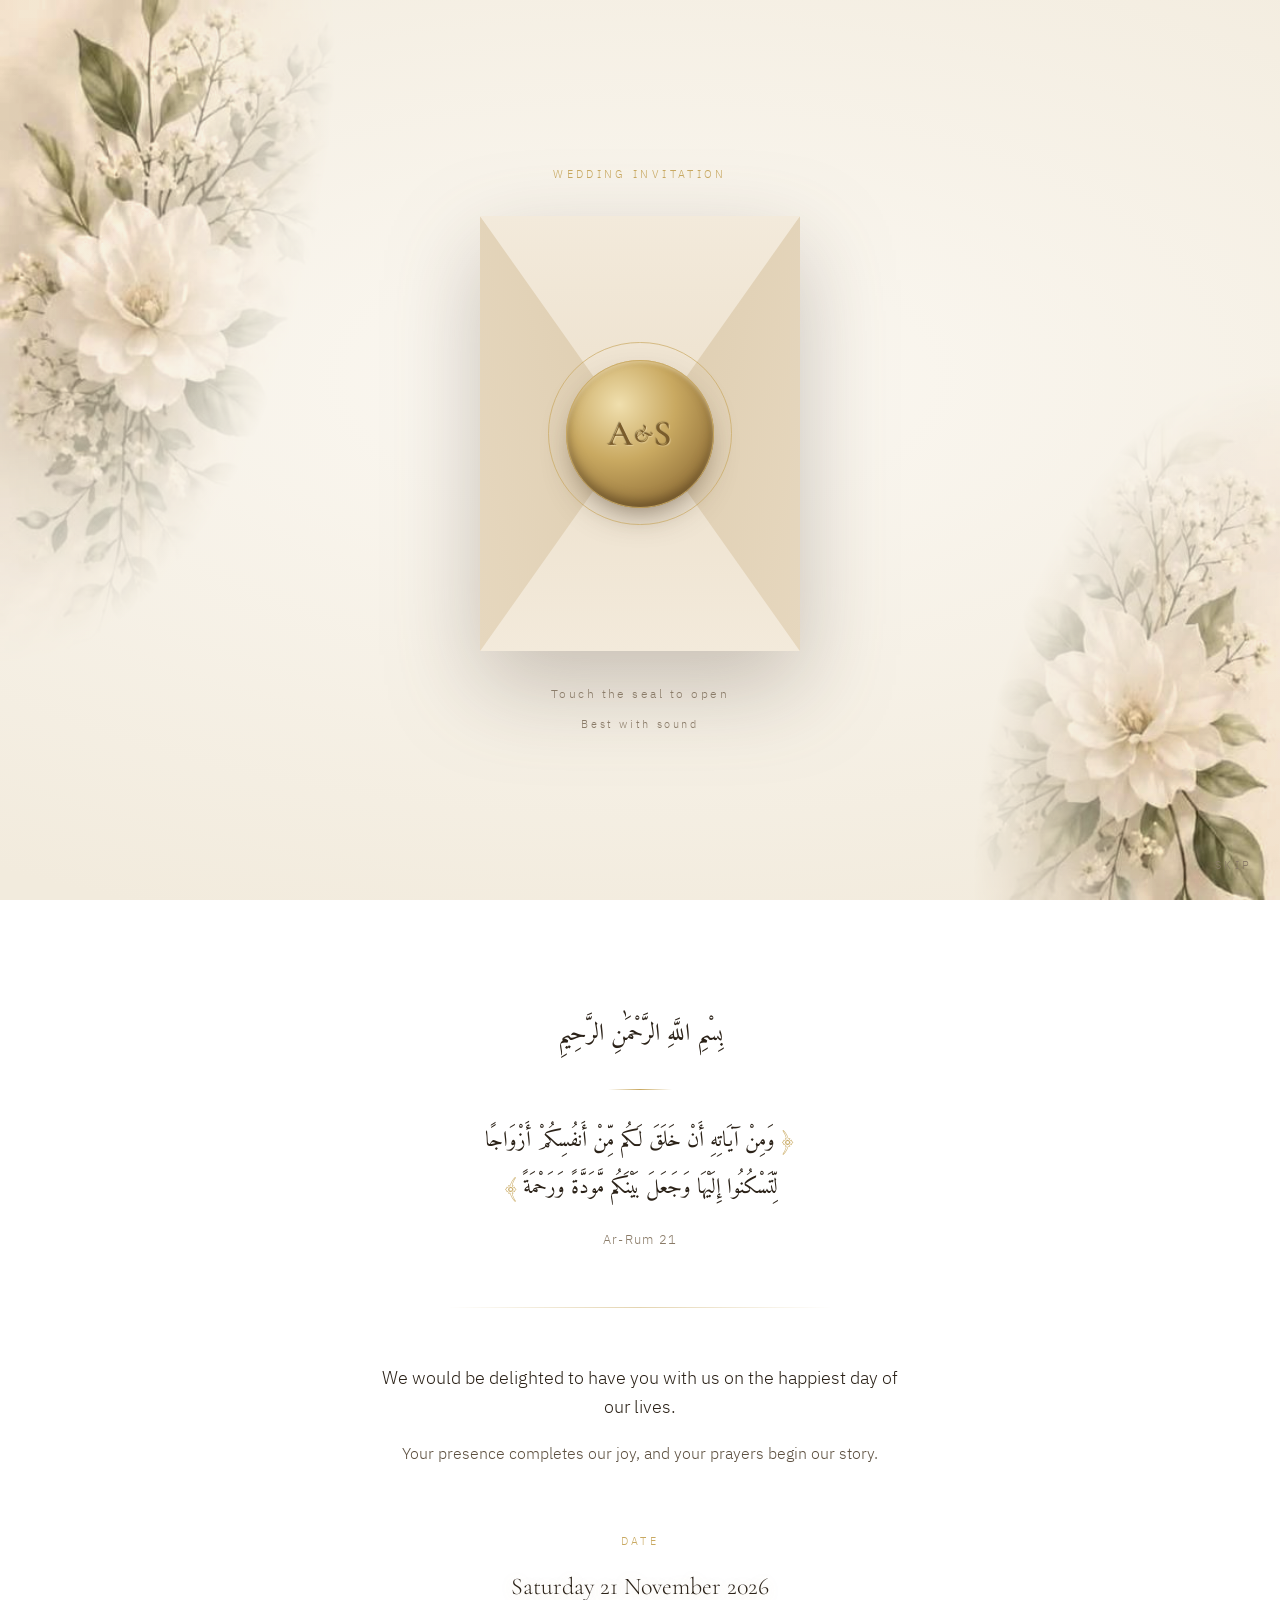
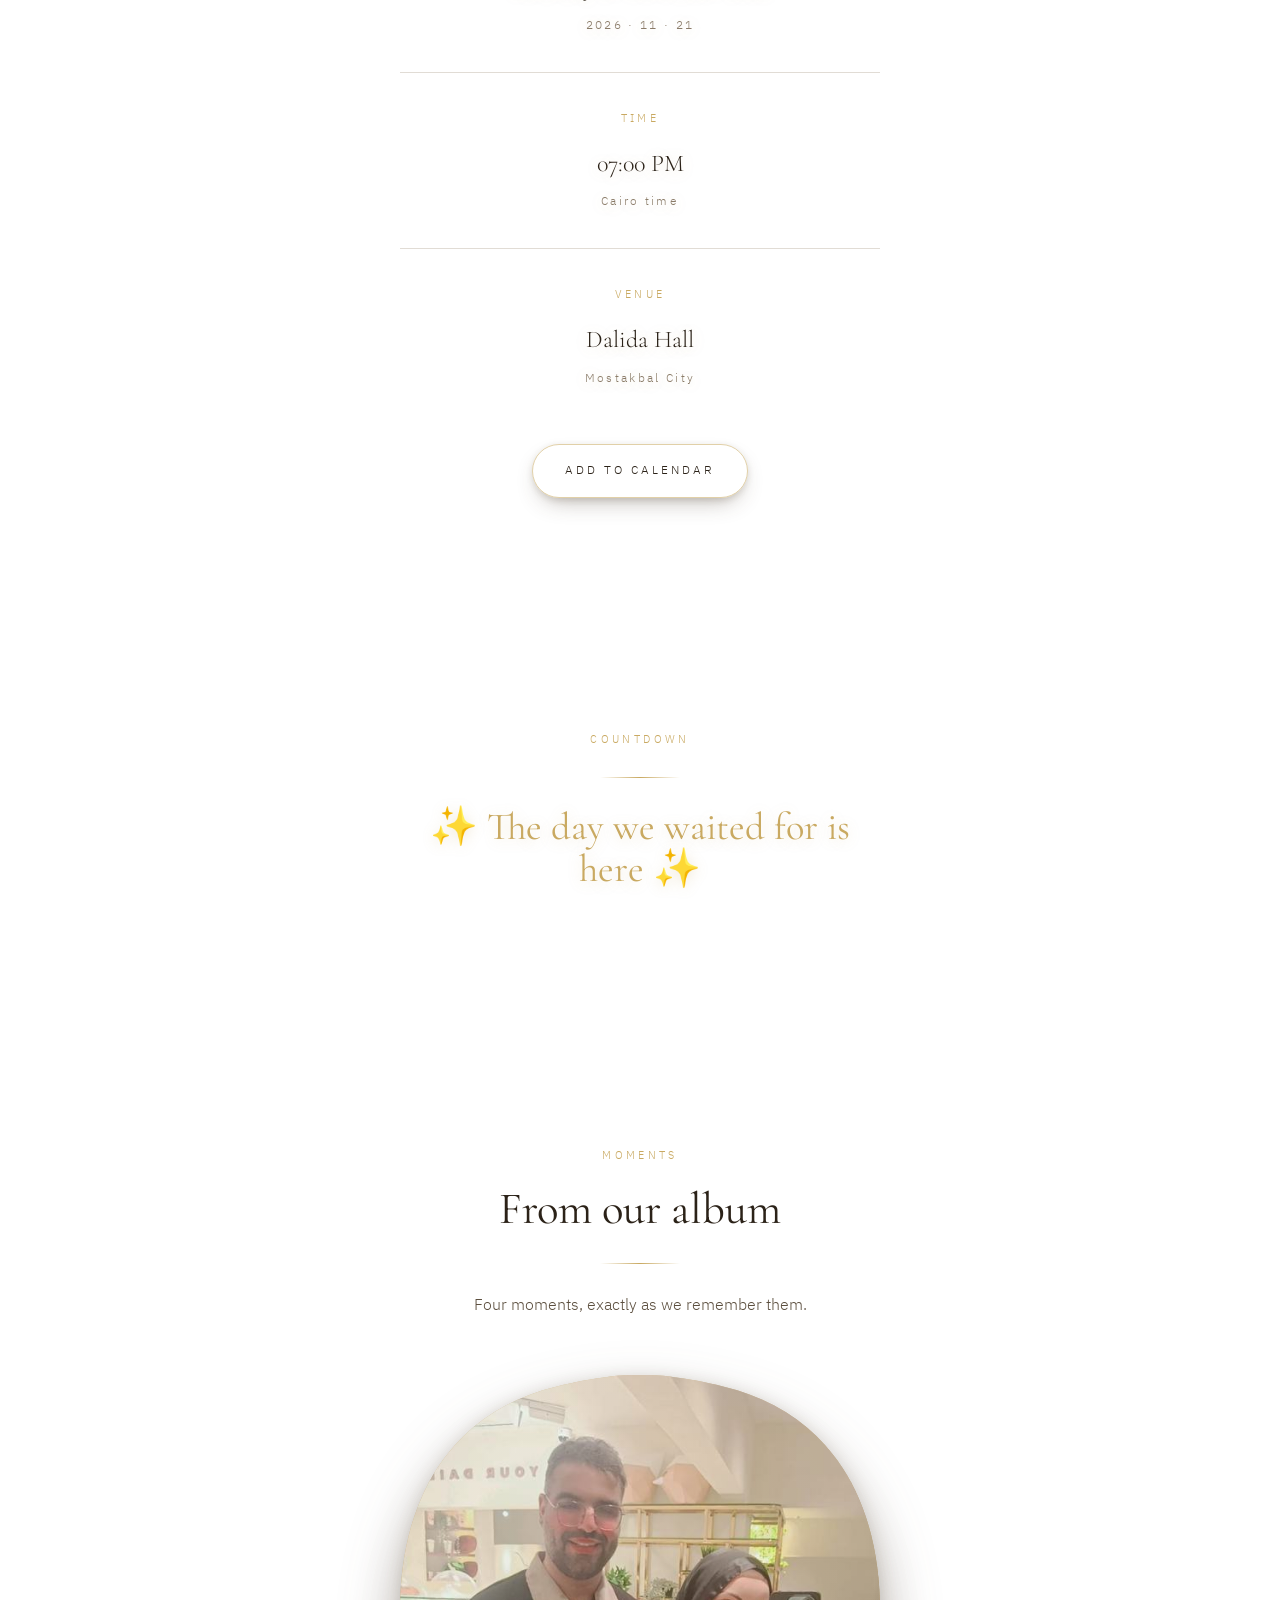
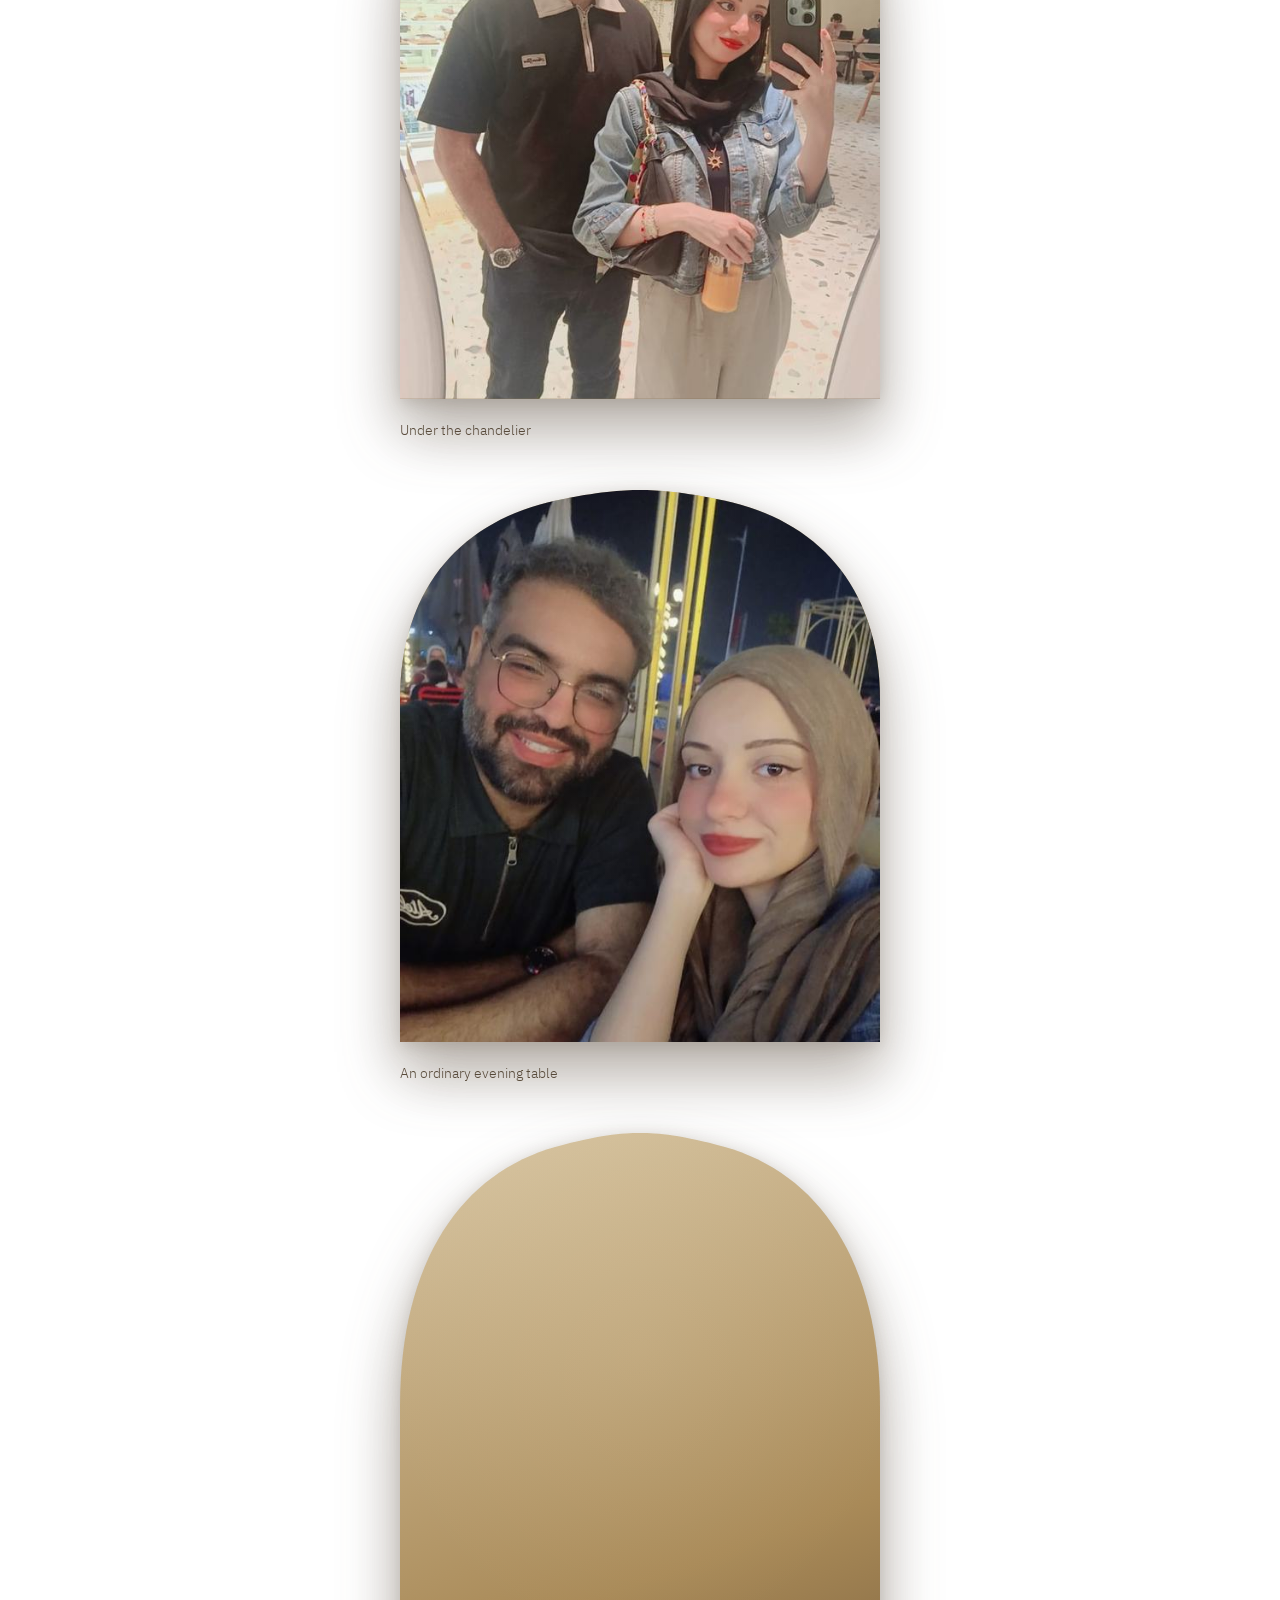
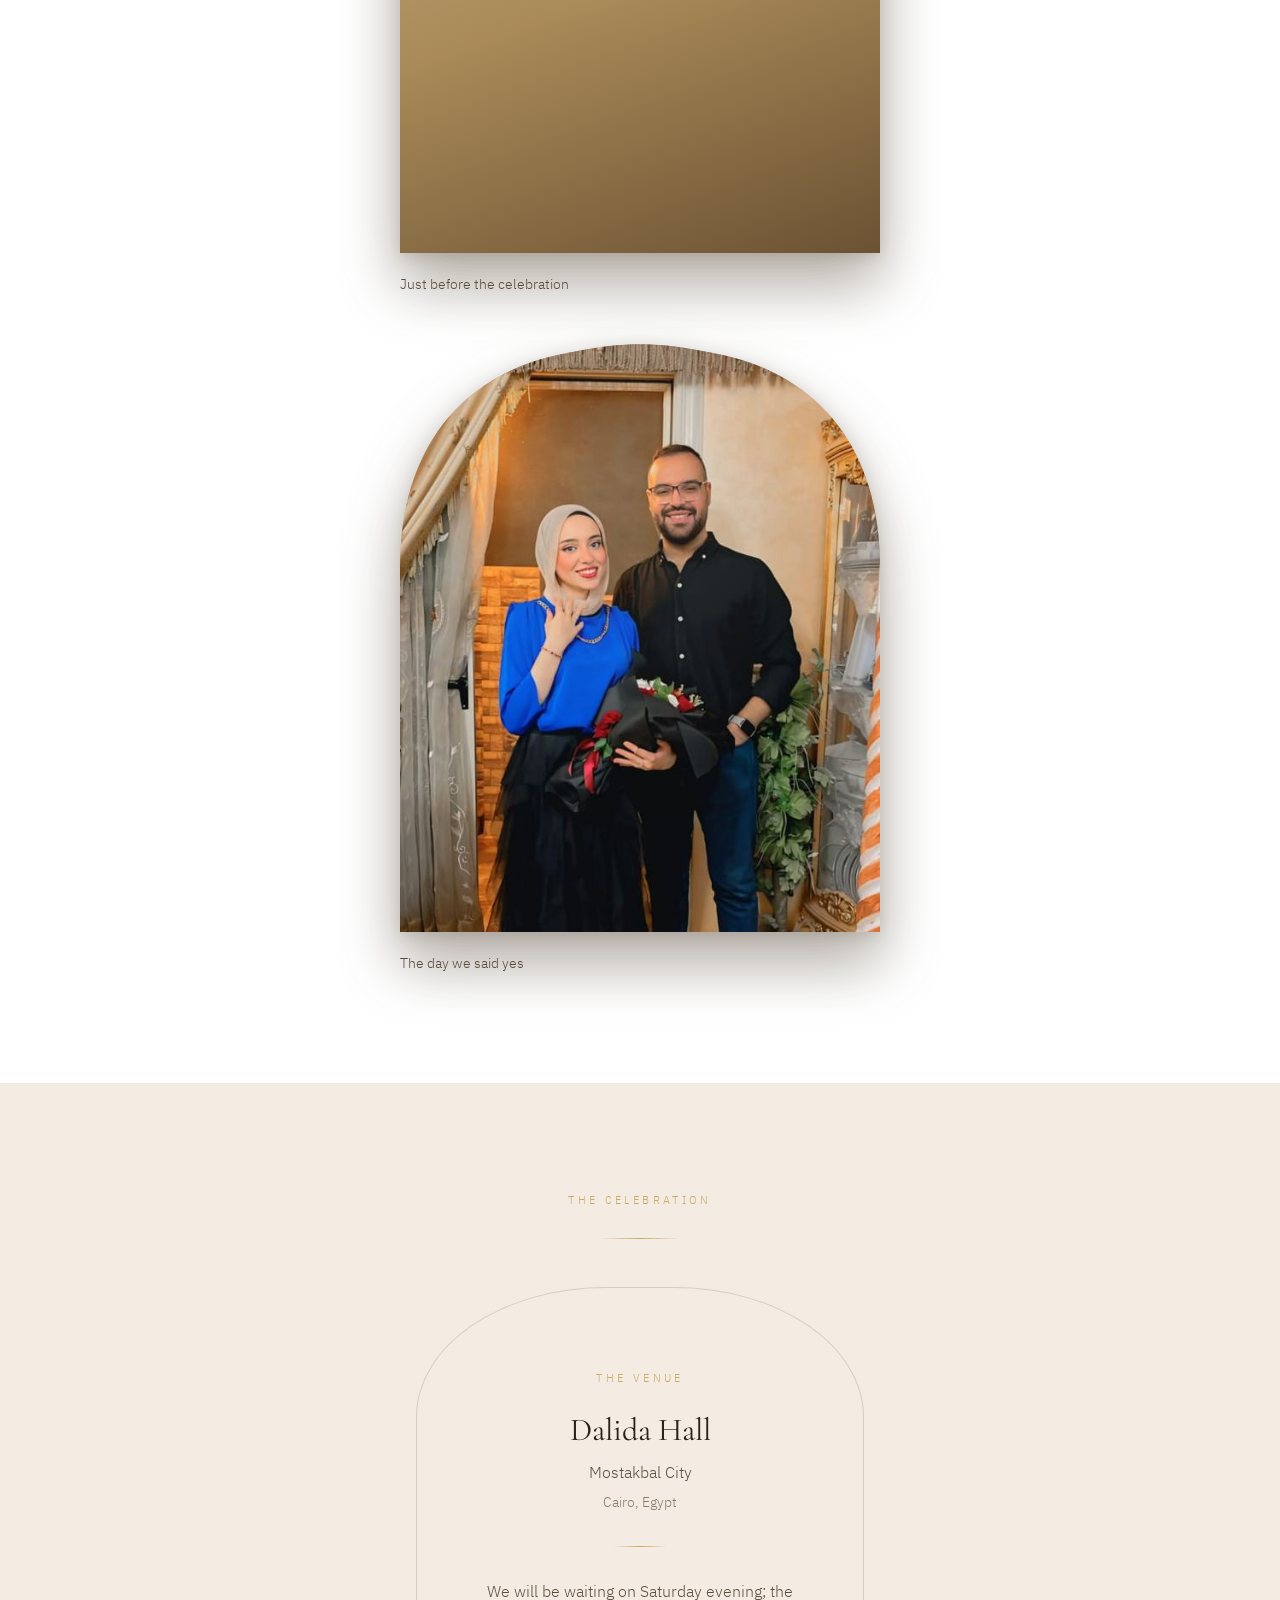
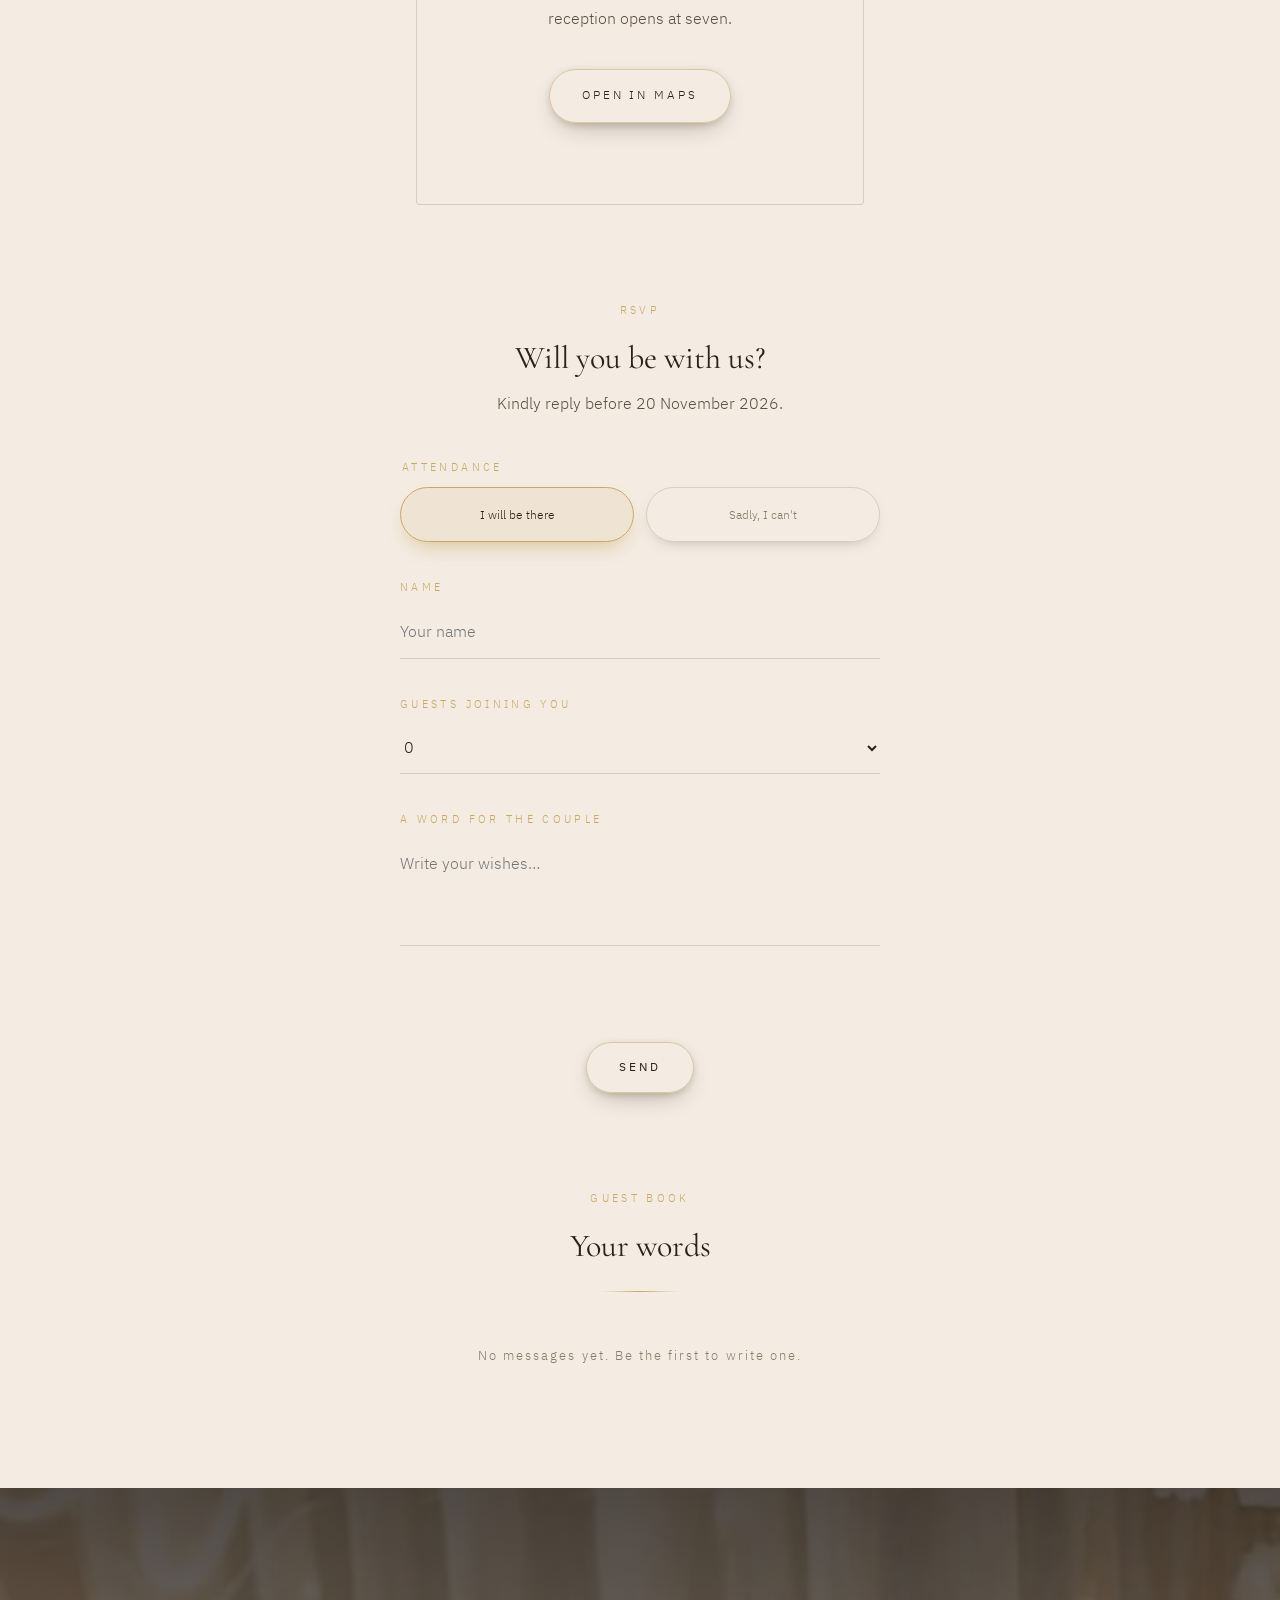
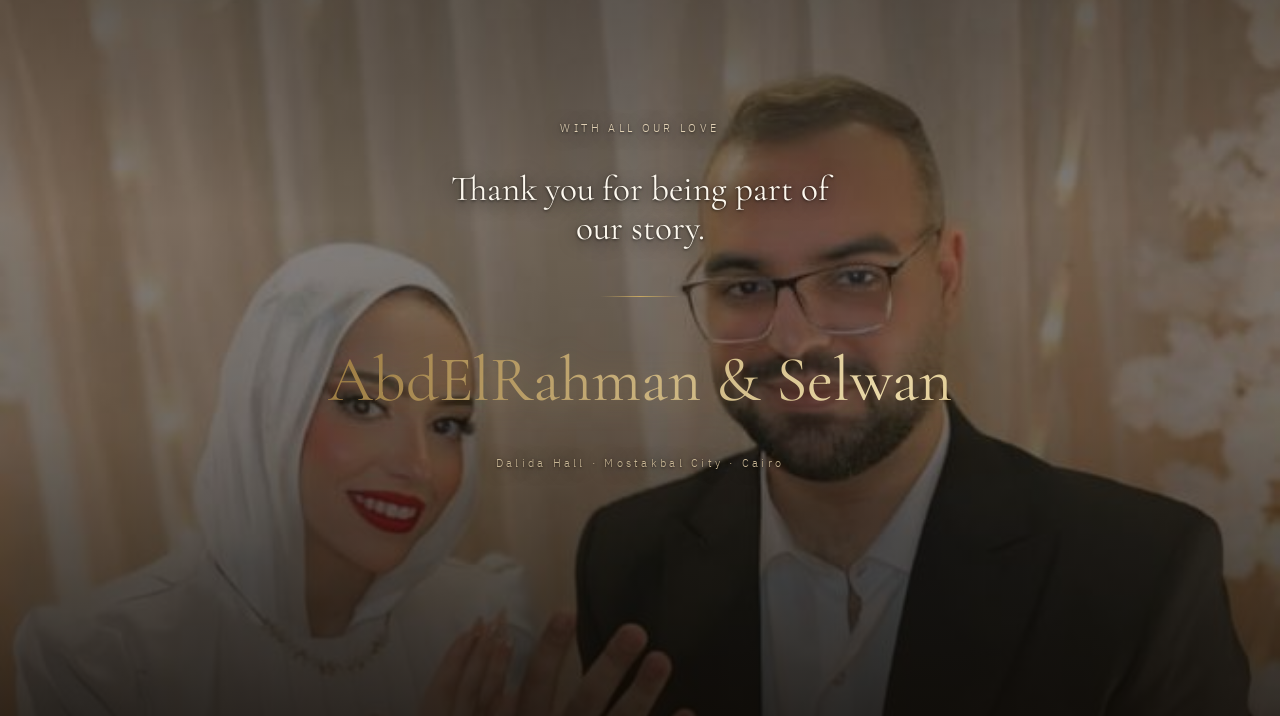
<file: files (4)/wedding-site/index.html>
<!DOCTYPE html>
<html lang="en" dir="ltr">
<head>
<meta charset="utf-8">
<meta name="color-scheme" content="light">
<meta name="viewport" content="width=device-width, initial-scale=1, viewport-fit=cover">
<title>AbdElRahman &amp; Selwan 21 Nov 26</title>
<link rel="icon" type="image/png" sizes="192x192" href="assets/icons/favicon-192.png">
<link rel="apple-touch-icon" href="assets/icons/apple-touch-icon.png">
<meta property="og:title" content="AbdElRahman &amp; Selwan 21 Nov 26">
<link rel="preconnect" href="https://fonts.googleapis.com">
<link href="https://fonts.googleapis.com/css2?family=Cormorant+Garamond:ital,wght@0,400;0,500;1,400&family=Amiri:wght@400;700&family=IBM+Plex+Sans+Arabic:wght@300;400&display=swap" rel="stylesheet">
<link rel="stylesheet" href="css/style.css">
</head>
<body>
<svg aria-hidden="true" focusable="false" width="0" height="0" style="position:absolute"><defs><clipPath id="arch-clip" clipPathUnits="objectBoundingBox"><path d="M0,1 L0,0.38 C0,0.176 0.13,0.055 0.325,0.019 C0.412,0.003 0.463,0 0.5,0 C0.537,0 0.588,0.003 0.675,0.019 C0.87,0.055 1,0.176 1,0.38 L1,1 Z"/></clipPath></defs></svg>

<div id="overture" role="dialog" aria-modal="true" aria-label="Wedding invitation">
  <i class="ovfl tl"></i><i class="ovfl br"></i>
  <p class="eyebrow">Wedding invitation</p>
  <div class="env" id="env">
    <div class="body">
      <p class="display" style="font-size:clamp(1.5rem,6.5vw,2.2rem)">AbdElRahman</p>
      <p class="display" style="color:#C9A961">&amp;</p>
      <p class="display" style="font-size:clamp(1.5rem,6.5vw,2.2rem)">Selwan</p>
      <span class="rule" style="width:4rem;margin:1.25rem auto .75rem"></span>
      <p style="font-size:.78rem;letter-spacing:.3em;color:#8a7b68">21 · 11 · 2026</p>
    </div>
    <div class="flap l"></div><div class="flap r"></div><div class="flap b"></div><div class="flap top"></div>
    <div class="sealwrap"><button class="seal" id="seal" type="button" aria-label="Touch the seal to open">A<em>&amp;</em>S</button></div>
  </div>
  <p class="hint">Touch the seal to open</p>
  <p class="hint2">Best with sound</p>
  <button class="skip" id="skip" type="button">Skip</button>
</div>

<main id="main">
  <section id="hero">
    <div>
      <p class="eyebrow">Together with our families</p>
      <h1 aria-label="AbdElRahman and Selwan"><span>AbdElRahman</span><span class="amp">&amp;</span><span>Selwan</span></h1>
      <span class="rule" style="width:4rem;opacity:.7"></span>
      <p class="date">21 · 11 · 2026</p>
      <p class="place">Dalida Hall · Mostakbal City</p>
    </div>
    <div class="hall" aria-hidden="true"><i class="a2"></i><i class="a1"></i><i class="bm"></i><i class="f l"></i><i class="f r"></i><i class="fl"></i><i class="sh"></i></div>
    <span class="mono">A<em>&amp;</em>S</span>
    <div class="scroll"><span>Scroll</span><i></i></div>
  </section>

  <section id="invitation">
    <div class="narrow">
      <p class="verse" dir="rtl" lang="ar">بِسْمِ اللَّهِ الرَّحْمَٰنِ الرَّحِيمِ</p>
      <span class="rule" style="width:4rem"></span>
      <blockquote class="verse" dir="rtl" lang="ar" style="margin:0 auto;max-width:30ch;font-size:1.35rem"><span class="gold">﴿</span> وَمِنْ آيَاتِهِ أَنْ خَلَقَ لَكُم مِّنْ أَنفُسِكُمْ أَزْوَاجًا لِّتَسْكُنُوا إِلَيْهَا وَجَعَلَ بَيْنَكُم مَّوَدَّةً وَرَحْمَةً <span class="gold">﴾</span></blockquote>
      <cite style="display:block;margin-top:1rem;font-size:.8rem;color:var(--ink3);font-style:normal;letter-spacing:.1em">Ar-Rum 21</cite>
      <span class="rule" style="width:100%;max-width:24rem;margin:3.5rem auto;opacity:.5"></span>
      <p class="lead">We would be delighted to have you with us on the happiest day of our lives.</p>
      <p class="sub">Your presence completes our joy, and your prayers begin our story.</p>
    </div>
    <div class="wide" style="margin-top:4rem">
      <dl>
        <div><dt>Date</dt><dd>Saturday 21 November 2026<small>2026 · 11 · 21</small></dd></div>
        <div><dt>Time</dt><dd>07:00 PM<small>Cairo time</small></dd></div>
        <div><dt>Venue</dt><dd>Dalida Hall<small>Mostakbal City</small></dd></div>
      </dl>
      <p style="margin-top:3.5rem"><a class="btn" target="_blank" rel="noopener noreferrer" href="https://calendar.google.com/calendar/render?action=TEMPLATE&text=AbdElRahman+%26+Selwan&dates=20261121T160000Z%2F20261121T210000Z&location=Dalida+Hall%2C+Mostakbal+City%2C+Cairo%2C+Egypt">Add to calendar</a></p>
    </div>
  </section>

  <section id="countdown" class="veil">
    <div class="wide">
      <p class="eyebrow">Countdown</p>
      <span class="rule" style="width:5rem"></span>
      <p class="display gold" id="cdmsg" style="font-size:clamp(1.8rem,5vw,2.4rem)" aria-live="polite"></p>
      <div id="cd" hidden></div>
    </div>
  </section>

  <section id="gallery">
    <div class="wide">
      <p class="eyebrow">Moments</p>
      <h2 class="display" style="font-size:clamp(2rem,6vw,2.8rem);margin-top:1.25rem">From our album</h2>
      <span class="rule" style="width:5rem"></span>
      <p class="sub" style="margin:0">Four moments, exactly as we remember them.</p>
    </div>
    <div class="gal">
      <figure><div class="plate arch has" style="aspect-ratio:4/5.2"><img src="assets/img/gallery-1-chandelier.jpg" alt="Under the chandelier" loading="lazy" decoding="async" style="object-position:50% 22%"></div><figcaption>Under the chandelier</figcaption></figure>
      <figure><div class="plate arch has" style="aspect-ratio:4/4.6"><img src="assets/img/gallery-2-table.jpg" alt="An ordinary evening table" loading="lazy" decoding="async" style="object-position:50% 25%"></div><figcaption>An ordinary evening table</figcaption></figure>
      <figure><div class="plate arch has" style="aspect-ratio:4/6"><img src="assets/img/gallery-3-before.jpg" alt="Just before the celebration" loading="lazy" decoding="async" style="object-position:50% 40%"></div><figcaption>Just before the celebration</figcaption></figure>
      <figure><div class="plate arch has" style="aspect-ratio:4/4.9"><img src="assets/img/gallery-4-yes.jpg" alt="The day we said yes" loading="lazy" decoding="async" style="object-position:50% 22%"></div><figcaption>The day we said yes</figcaption></figure>
    </div>
  </section>

  <section id="celebration" class="veil">
    <div class="wide"><p class="eyebrow">The celebration</p><span class="rule" style="width:5rem"></span></div>
    <div class="card">
      <p class="eyebrow">The venue</p>
      <h3 class="display" style="font-size:2rem;margin-top:1.5rem">Dalida Hall</h3>
      <p style="margin:.75rem 0 0;color:var(--ink2)">Mostakbal City</p>
      <p style="margin:.25rem 0 0;font-size:.85rem;color:var(--ink3)">Cairo, Egypt</p>
      <span class="rule" style="width:3.5rem;margin:2rem auto"></span>
      <p class="sub" style="margin:0 auto 2.25rem;max-width:20rem">We will be waiting on Saturday evening; the reception opens at seven.</p>
      <a class="btn" target="_blank" rel="noopener noreferrer" href="https://maps.app.goo.gl/vrvYBmUw37RvvxeE8">Open in Maps</a>
    </div>

    <div class="wide" style="margin-top:6rem">
      <p class="eyebrow">RSVP</p>
      <h3 class="display" style="font-size:2rem;margin-top:1.25rem">Will you be with us?</h3>
      <p class="sub" style="margin:1rem 0 0">Kindly reply before 20 November 2026.</p>
      <form id="rsvp" novalidate>
        <fieldset><legend>Attendance</legend>
          <div class="choices">
            <label><input type="radio" name="att" value="accept" checked>I will be there</label>
            <label><input type="radio" name="att" value="decline">Sadly, I can't</label>
          </div>
        </fieldset>
        <div><label class="l" for="nm">Name</label><input id="nm" type="text" dir="auto" maxlength="80" autocomplete="name" placeholder="Your name"></div>
        <div id="gw"><label class="l" for="gs">Guests joining you</label>
          <select id="gs"><option>0</option><option>1</option><option>2</option><option>3</option><option>4</option><option>5</option><option>6</option></select></div>
        <div><label class="l" for="ms">A word for the couple</label><textarea id="ms" dir="auto" rows="3" maxlength="480" placeholder="Write your wishes…"></textarea></div>
        <p class="err" id="err" role="alert"></p>
        <div style="text-align:center"><button class="btn" type="submit">Send</button></div>
      </form>
      <p class="thanks display" id="ok" hidden style="font-size:1.6rem;margin-top:2.5rem">Thank you. Your reply has been sent.</p>
    </div>

    <div class="wide" style="margin-top:6rem">
      <p class="eyebrow">Guest book</p>
      <h3 class="display" style="font-size:2rem;margin-top:1.25rem">Your words</h3>
      <span class="rule" style="width:5rem"></span>
      <div id="book"><p class="empty">No messages yet. Be the first to write one.</p></div>
    </div>
  </section>

  <section id="closing">
    <div>
      <p class="eyebrow">With all our love</p>
      <p class="display" style="font-size:clamp(1.6rem,5vw,2.2rem);max-width:24ch;margin:2rem auto 0">Thank you for being part of our story.</p>
      <span class="rule" style="width:5rem;margin:3rem auto"></span>
      <p class="display gilded" style="margin:0">AbdElRahman &amp; Selwan</p>
      <p class="fin" style="margin-top:2.5rem">Dalida Hall · Mostakbal City · Cairo</p>
    </div>
  </section>
</main>

<audio id="bgm" loop preload="none"></audio>

<button id="mus" type="button" aria-label="Music on or off" hidden><span class="eq" aria-hidden="true"><i></i><i></i><i></i><i></i></span><span>Music</span></button>
<script src="js/main.js" defer></script>
</body>
</html>
</file>
<file: files (4)/wedding-site/css/style.css>
:root{--canvas:#F7F3ED;--veil:#EFE8DC;--ink:#2B2218;--ink2:#5c4f3f;--ink3:#8a7b68;--gold:#C9A961;--goldsoft:#E3D3BC;--line:rgba(120,96,64,.22);
box-sizing:border-box;padding-top:env(safe-area-inset-top,0px);padding-bottom:env(safe-area-inset-bottom,0px)}
@media (prefers-color-scheme:dark){:root:not([data-theme="light"]){--canvas:#17120C;--veil:#1F1810;--ink:#F4EAD6;--ink2:#D3C3A5;--ink3:#A89878;--line:rgba(201,169,97,.25)}}
:root[data-theme="dark"]{--canvas:#17120C;--veil:#1F1810;--ink:#F4EAD6;--ink2:#D3C3A5;--ink3:#A89878;--line:rgba(201,169,97,.25)}
*,*::before,*::after{box-sizing:border-box}
html{scroll-behavior:smooth;scroll-padding-top:env(safe-area-inset-top,0px)}
body{margin:0;background:var(--canvas);color:var(--ink);font-family:'IBM Plex Sans Arabic',system-ui,sans-serif;font-weight:300;line-height:1.7;-webkit-font-smoothing:antialiased}
.display{font-family:'Cormorant Garamond',Georgia,serif;font-weight:400;line-height:1.1;margin:0}
.eyebrow{font-size:.7rem;letter-spacing:.3em;text-transform:uppercase;color:var(--gold);margin:0}
.rule{display:block;height:1px;background:linear-gradient(90deg,transparent,var(--gold),transparent);margin:1.75rem auto;border:0}
section{padding:clamp(4.5rem,12vh,7rem) 1.5rem;position:relative}
.narrow{max-width:34rem;margin:0 auto;text-align:center}
.wide{max-width:30rem;margin:0 auto;text-align:center}
.veil{background:var(--veil)}
.verse{font-family:Amiri,serif;font-size:1.5rem;line-height:2.2;margin:0}
.btn{display:inline-block;border:1px solid rgba(201,169,97,.55);border-radius:999px;padding:1rem 2rem;font-size:.72rem;letter-spacing:.26em;text-transform:uppercase;color:var(--ink);text-decoration:none;background:transparent;cursor:pointer;font-family:inherit;transition:background .6s,color .6s}
.btn:hover,.btn:focus-visible{background:var(--gold);color:#17120C}
.btn:focus-visible,.seal:focus-visible{outline:2px solid var(--gold);outline-offset:4px}

/* Overture */
#overture{position:fixed;top:0;right:0;bottom:0;left:0;inset:0;z-index:200;height:100vh;height:100dvh;display:flex;flex-direction:column;align-items:center;justify-content:center;background:radial-gradient(120% 80% at 50% 42%,#E9DDC8,#F7F3ED 72%);color:#2B2218;transition:opacity 1.2s ease,visibility 1.2s;padding-top:env(safe-area-inset-top,0px)}
#overture.gone{opacity:0;visibility:hidden}
.env{position:relative;width:min(74vw,20rem);aspect-ratio:1/1.36;filter:drop-shadow(0 34px 46px rgba(74,58,42,.28));margin:2rem 0}
.env .body{position:absolute;inset:0;background:linear-gradient(168deg,#F3EADB,#E6D7BE);border-radius:2px;display:flex;flex-direction:column;align-items:center;justify-content:center;gap:.25rem;opacity:1}
.env .body p{margin:0}
.flap{position:absolute;inset:0;transition:transform 1.3s cubic-bezier(.16,1,.3,1),opacity 1.3s}
.flap.top{clip-path:polygon(0 0,100% 0,50% 52%);background:linear-gradient(180deg,#F3EADB,#E6D7BE);transform-origin:50% 0;z-index:4}
.flap.l{clip-path:polygon(0 0,0 100%,52% 50%);background:linear-gradient(80deg,#E6D7BE,#D8C6A6);z-index:3}
.flap.r{clip-path:polygon(100% 0,100% 100%,48% 50%);background:linear-gradient(280deg,#E6D7BE,#D8C6A6);z-index:3}
.flap.b{clip-path:polygon(0 100%,100% 100%,50% 48%);background:linear-gradient(0deg,#F3EADB,#E6D7BE);z-index:5}
.open .flap.top{transform:perspective(900px) rotateX(180deg)}
.open .flap.l,.open .flap.r,.open .flap.b{opacity:0}
.open .sealwrap{opacity:0;transform:scale(1.4)}
.sealwrap{position:absolute;inset:0;z-index:10;display:grid;place-items:center;transition:opacity .8s,transform .8s}
.seal{width:clamp(96px,26vw,148px);aspect-ratio:1;border-radius:50%;border:0;cursor:pointer;display:grid;place-items:center;background:radial-gradient(100% 100% at 34% 28%,#EAD9A8,#C9A961 42%,#9d7c42 78%,#6f5730);box-shadow:0 14px 34px -14px rgba(60,42,20,.7),inset 0 2px 4px rgba(255,240,210,.55),inset 0 -6px 12px rgba(70,50,24,.55);font-family:'Cormorant Garamond',serif;font-weight:500;font-size:clamp(1.5rem,6.8vw,2.2rem);color:#7a5c2b;text-shadow:-1px -1px 1px rgba(54,36,12,.55),1px 1px 1px rgba(255,241,209,.42);animation:breathe 3.5s ease-in-out infinite}
.seal em{font-size:.7em;font-weight:400;margin:0 .04em}
@keyframes breathe{50%{transform:scale(1.05)}}
.hint{font-size:.78rem;letter-spacing:.2em;color:var(--ink3);margin:0}
.skip{position:absolute;bottom:calc(env(safe-area-inset-bottom,0px) + .75rem);right:.75rem;min-height:44px;padding:0 1rem;background:none;border:0;font:inherit;font-size:.66rem;letter-spacing:.3em;text-transform:uppercase;color:#8a7b68;cursor:pointer}

/* Hero */
#hero{min-height:100vh;height:100dvh;display:flex;align-items:center;justify-content:center;text-align:center;color:#FDF9F0;background:radial-gradient(62% 54% at 50% 46%,rgba(34,23,12,.55),transparent 100%),linear-gradient(180deg,#3a2c1c,#6b5233 50%,#2b2014);padding-top:calc(env(safe-area-inset-top,0px) + 1.5rem)}
#hero .eyebrow{color:#efe4cf}
#hero h1{font-family:'Cormorant Garamond',serif;font-weight:400;font-size:clamp(2.4rem,11.5vw,6.5rem);line-height:1.02;margin:2rem 0;display:flex;flex-direction:column;align-items:center;max-width:100%;padding:0 1rem;overflow-wrap:anywhere}
#hero h1 .amp{font-size:clamp(1.3rem,3.6vw,1.9rem);color:var(--goldsoft);display:flex;gap:1rem;align-items:center;margin:.2em 0}
#hero h1 .amp::before,#hero h1 .amp::after{content:"";width:2.5rem;height:1px;background:rgba(227,211,188,.6)}
.date{letter-spacing:.4em;font-size:1.05rem;color:#f4ead6;margin:0;font-family:'Cormorant Garamond',serif}
.place{letter-spacing:.26em;font-size:.72rem;color:#dccbae;margin:.9rem 0 0}
.scroll{position:absolute;bottom:calc(env(safe-area-inset-bottom,0px) + 1.5rem);left:0;right:0;display:flex;flex-direction:column;align-items:center;gap:.6rem;font-size:.6rem;letter-spacing:.34em;color:#dccbae;text-transform:uppercase}
.scroll i{display:block;width:1px;height:36px;background:rgba(220,203,174,.25);overflow:hidden;position:relative}
.scroll i::after{content:"";position:absolute;inset:0;background:var(--goldsoft);animation:cue 2s ease-in-out infinite}
@keyframes cue{0%{transform:translateY(-100%)}60%,100%{transform:translateY(100%)}}

/* Details */
.arch{clip-path:url(#arch-clip)}
dl{margin:0;display:grid;gap:2.25rem}
dl div{border-top:1px solid var(--line);padding-top:2.25rem}
dl div:first-child{border:0;padding:0}
dt{font-size:.7rem;letter-spacing:.3em;text-transform:uppercase;color:var(--gold)}
dd{margin:1rem 0 0;font-family:'Cormorant Garamond',serif;font-size:1.5rem}
dd small{display:block;font-family:'IBM Plex Sans Arabic',sans-serif;font-size:.72rem;letter-spacing:.2em;color:var(--ink3);margin-top:.5rem}
.lead{font-size:1.1rem;color:var(--ink)}
.sub{color:var(--ink2)}

/* Countdown */
#cd{display:grid;grid-template-columns:repeat(4,1fr);gap:.5rem;max-width:26rem;margin:2.5rem auto 0}
#cd b{display:block;font-family:'Cormorant Garamond',serif;font-weight:400;font-size:2.6rem;line-height:1}
#cd span{font-size:.62rem;letter-spacing:.24em;text-transform:uppercase;color:var(--ink3)}
.gold{color:var(--gold)}

/* Gallery */
.gal{display:grid;gap:3rem;max-width:30rem;margin:3.5rem auto 0}
figure{margin:0}
.plate{width:100%;position:relative;background:linear-gradient(160deg,#d9c7a4,#a98a58 60%,#6b5233)}
.plate::after{content:"";position:absolute;inset:0;background:radial-gradient(80% 60% at 50% 30%,rgba(255,244,220,.35),transparent 70%)}
figcaption{margin-top:1.25rem;font-size:.85rem;color:var(--ink2)}

/* Venue + RSVP */
.card{position:relative;max-width:28rem;margin:3rem auto 0;padding:clamp(3.5rem,9vh,5.5rem) 2.5rem;text-align:center;border:1px solid var(--line);border-radius:190px 190px 4px 4px / 130px 130px 4px 4px}
form{display:grid;gap:2.25rem;text-align:left;margin-top:2.5rem}
fieldset{border:0;padding:0;margin:0}
legend,label.l{display:block;font-size:.7rem;letter-spacing:.3em;text-transform:uppercase;color:var(--gold);margin-bottom:.6rem}
.choices{display:grid;grid-template-columns:1fr 1fr;gap:.75rem}
.choices label{border:1px solid var(--line);border-radius:999px;padding:1rem .75rem;text-align:center;font-size:.78rem;cursor:pointer;color:var(--ink3);transition:all .4s}
.choices label:has(input:checked){border-color:var(--gold);background:rgba(201,169,97,.12);color:var(--ink)}
.choices label:has(input:focus-visible){outline:2px solid var(--gold);outline-offset:3px}
.choices input{position:absolute;opacity:0}
input[type=text],select,textarea{width:100%;background:transparent;border:0;border-bottom:1px solid var(--line);color:var(--ink);font:inherit;font-size:1rem;padding:.75rem 0;border-radius:0}
select option{background:var(--canvas)}
input:focus,select:focus,textarea:focus{outline:0;border-bottom-color:var(--gold)}
textarea{resize:none}
.err{color:#b4472f;font-size:.8rem;min-height:1.2em;margin:0}
.thanks{text-align:center;color:var(--gold)}
#book{display:grid;gap:1.5rem;max-width:30rem;margin:2.5rem auto 0}
.msg{border-top:1px solid var(--line);padding-top:1.25rem;text-align:center}
.msg p{margin:0 0 .4rem}
.msg small{color:var(--ink3);letter-spacing:.16em;font-size:.72rem}
.empty{text-align:center;color:var(--ink3);font-size:.8rem;letter-spacing:.16em}

/* Closing */
#closing{min-height:92vh;min-height:92svh;display:flex;align-items:center;justify-content:center;text-align:center;color:#FDF8EE;background:linear-gradient(180deg,rgba(14,9,4,.72),rgba(14,9,4,.5) 40%,rgba(14,9,4,.58) 65%,rgba(14,9,4,.85)),url(../assets/img/closing-bg.jpg) 50% 35%/cover no-repeat,#2b2014;text-shadow:0 2px 18px rgba(0,0,0,.75),0 1px 3px rgba(0,0,0,.6)}
.gilded{text-shadow:none}
#closing .eyebrow{color:#e0d0b4}
.gilded{font-size:clamp(2.2rem,8vw,4rem);background:linear-gradient(100deg,#9d7c42,#EAD9A8 45%,#C9A961 70%,#9d7c42);-webkit-background-clip:text;background-clip:text;color:transparent}
.fin{font-size:.68rem;letter-spacing:.3em;color:#c9b795}

/* ===== Motion + depth ===== */
@keyframes rise{from{opacity:0;transform:translateY(24px)}to{opacity:1;transform:none}}
@keyframes envfloat{50%{transform:translateY(-8px)}}
@keyframes ping{0%{transform:scale(1);opacity:.7}100%{transform:scale(1.9);opacity:0}}
@keyframes floatup{0%{transform:translateY(0);opacity:0}15%{opacity:.9}100%{transform:translateY(-110vh) translateX(24px);opacity:0}}
@keyframes bob{50%{transform:translateY(-8px)}}
@keyframes sheen{from{transform:rotate(18deg) translateX(-200%)}to{transform:rotate(18deg) translateX(700%)}}
@keyframes shine{to{background-position:200% 0}}
@keyframes glow{50%{opacity:.55;transform:scale(1.12)}}
#overture .eyebrow{animation:rise 1.2s both}
#overture .hint{animation:rise 1.2s .7s both}
.env{animation:rise 1.2s .2s both,envfloat 6s 1.4s ease-in-out infinite}
.seal{position:relative}
.seal::after{content:"";position:absolute;inset:0;border-radius:50%;border:1px solid rgba(201,169,97,.85);animation:ping 2.4s ease-out infinite;pointer-events:none}
.rv{opacity:0;transform:translateY(28px);transition:opacity 1.1s cubic-bezier(.16,1,.3,1),transform 1.1s cubic-bezier(.16,1,.3,1)}
.rv.in{opacity:1;transform:none}
.js #hero .ha{opacity:0}
.on #hero .ha{animation:rise 1.3s cubic-bezier(.16,1,.3,1) var(--d,0s) both}
#hero{position:relative;overflow:hidden}
#hero::before{content:"";position:absolute;left:50%;top:46%;width:90vmin;height:90vmin;margin:-45vmin 0 0 -45vmin;border-radius:50%;background:radial-gradient(circle,rgba(201,169,97,.32),rgba(201,169,97,0) 65%);animation:glow 7s ease-in-out infinite}
#hero>div:first-child{position:relative;z-index:1}
#hero h1,#hero .date,#hero .place,#hero .eyebrow{text-shadow:0 6px 28px rgba(0,0,0,.6),0 1px 2px rgba(0,0,0,.5)}
.pt{position:absolute;bottom:-12px;border-radius:50%;background:radial-gradient(circle,rgba(234,217,168,.95),rgba(234,217,168,0) 70%);animation:floatup linear infinite;pointer-events:none}
.btn{box-shadow:0 10px 24px -10px rgba(74,58,42,.45),0 2px 6px rgba(74,58,42,.15)}
.btn:hover,.btn:focus-visible{transform:translateY(-3px);box-shadow:0 18px 32px -12px rgba(74,58,42,.55)}
.btn{transition:background .6s,color .6s,transform .5s,box-shadow .5s}
.card{background:var(--canvas);box-shadow:0 34px 60px -30px rgba(74,58,42,.5),0 8px 20px rgba(74,58,42,.12)}
.shw{filter:drop-shadow(0 30px 30px rgba(74,58,42,.38)) drop-shadow(0 4px 8px rgba(74,58,42,.2));animation:bob 7s ease-in-out infinite}
.gal figure:nth-child(2) .shw{animation-delay:-2s}.gal figure:nth-child(3) .shw{animation-delay:-4s}.gal figure:nth-child(4) .shw{animation-delay:-6s}
.plate{overflow:hidden;transition:transform 1.6s cubic-bezier(.16,1,.3,1)}
.shw:hover .plate{transform:scale(1.03)}
.plate img{position:absolute;inset:0;width:100%;height:100%;object-fit:cover;display:block}
.plate.has::after{opacity:.22}
.plate::before{content:"";position:absolute;top:-30%;left:-60%;width:40%;height:160%;z-index:1;background:linear-gradient(90deg,rgba(255,250,242,0),rgba(255,250,242,.45),rgba(255,250,242,0));animation:sheen 7s linear infinite}
.choices label{box-shadow:0 6px 16px -10px rgba(74,58,42,.5)}
.choices label:hover{transform:translateY(-2px)}
.choices label:has(input:checked){box-shadow:0 10px 22px -10px rgba(201,169,97,.8)}
#cd div{background:var(--canvas);border-radius:12px;padding:.9rem .25rem;box-shadow:0 14px 26px -16px rgba(74,58,42,.5)}
.msg{background:var(--canvas);border:1px solid var(--line);border-radius:14px;padding:1.25rem;box-shadow:0 16px 30px -18px rgba(74,58,42,.5)}
input:focus,select:focus,textarea:focus{box-shadow:0 8px 14px -12px var(--gold)}
.gilded{background-size:200% 100%;animation:shine 6s linear infinite;filter:drop-shadow(0 4px 14px rgba(201,169,97,.35))}
.display.gold,dd{text-shadow:0 2px 14px rgba(201,169,97,.25)}

#mus{position:fixed;right:1rem;bottom:calc(env(safe-area-inset-bottom,0px) + 1rem);z-index:150;width:48px;height:48px;border-radius:50%;border:1px solid rgba(201,169,97,.7);background:var(--canvas);color:var(--gold);font-size:1.3rem;cursor:pointer;display:grid;place-items:center;box-shadow:0 12px 24px -10px rgba(0,0,0,.45),0 2px 6px rgba(0,0,0,.2);transition:transform .4s}
#mus:hover{transform:translateY(-3px)}
#mus[hidden]{display:none}
#mus.playing{animation:ping2 2.4s ease-out infinite}
#mus.off::after{content:"";position:absolute;width:26px;height:2px;background:var(--gold);transform:rotate(-45deg);border-radius:2px}
@keyframes ping2{0%{box-shadow:0 0 0 0 rgba(201,169,97,.55),0 12px 24px -10px rgba(0,0,0,.45)}100%{box-shadow:0 0 0 16px rgba(201,169,97,0),0 12px 24px -10px rgba(0,0,0,.45)}}

/* ===== Design v2: floral envelope + golden hall hero ===== */
#overture{background:radial-gradient(120% 80% at 50% 42%,#FBF8F2,#F2EBDD 80%);overflow:hidden}
.ovfl{position:absolute;z-index:0;pointer-events:none;mix-blend-mode:multiply;background-size:cover;filter:brightness(1.1)}
.ovfl.tl{top:0;left:0;width:min(70vw,22rem);aspect-ratio:325/640;background-image:url(../assets/img/flower-top-left.jpg);-webkit-mask-image:radial-gradient(ellipse 100% 100% at 0 0,#000 38%,transparent 96%);mask-image:radial-gradient(ellipse 100% 100% at 0 0,#000 38%,transparent 96%)}
.ovfl.br{bottom:0;right:0;width:min(60vw,20rem);aspect-ratio:314/540;background-image:url(../assets/img/flower-bottom-right.jpg);-webkit-mask-image:radial-gradient(ellipse 100% 100% at 100% 100%,#000 38%,transparent 96%);mask-image:radial-gradient(ellipse 100% 100% at 100% 100%,#000 38%,transparent 96%)}
#overture>p{position:relative;z-index:1}
.env{z-index:1}
.skip{z-index:2}
.env .body{transition:transform 1.4s cubic-bezier(.16,1,.3,1)}
.env .body::before{content:"";position:absolute;inset:7%;border:1px solid rgba(201,169,97,.55);border-radius:999px 999px 0 0;pointer-events:none}
.open .body{transform:translateY(-7%) scale(1.03)}
.seal{display:flex;align-items:center;justify-content:center;white-space:nowrap;background:radial-gradient(circle at 36% 30%,#F0DFAE 0%,#C9A961 40%,#94733A 78%,#6f5730 100%)}
.seal::before{content:"";position:absolute;inset:-12%;border-radius:50%;border:1px solid rgba(201,169,97,.7);pointer-events:none}
.hint2{font-size:.68rem;letter-spacing:.24em;color:var(--ink3);margin:.75rem 0 0;opacity:.85;animation:rise 1.2s 1s both}

#hero{background:linear-gradient(180deg,#4a3720 0%,#8a6c43 36%,#6b5233 62%,#2e2315 100%)}
.hall{position:absolute;inset:0;z-index:0;pointer-events:none;overflow:hidden}
.hall i{position:absolute;display:block}
.hall .a1{left:50%;top:5%;width:min(80vw,34rem);height:64%;transform:translateX(-50%);border-radius:50% 50% 0 0/36% 36% 0 0;background:linear-gradient(180deg,rgba(255,238,200,.55),rgba(255,238,200,.1));box-shadow:inset 0 0 70px rgba(255,238,200,.4);filter:blur(1.5px)}
.hall .a2{left:50%;top:2%;width:min(96vw,41rem);height:72%;transform:translateX(-50%);border-radius:50% 50% 0 0/34% 34% 0 0;border:1px solid rgba(255,230,180,.28);background:linear-gradient(90deg,rgba(40,28,14,.55),transparent 22%,transparent 78%,rgba(40,28,14,.55))}
.hall .bm{left:50%;top:0;width:90%;height:92%;transform:translateX(-50%);background:linear-gradient(180deg,rgba(255,242,210,.38),transparent 85%);clip-path:polygon(38% 0,62% 0,100% 100%,0 100%);filter:blur(16px)}
.hall .f{bottom:14%;width:46vw;max-width:20rem;height:34%;filter:blur(2.5px);opacity:.95;background:radial-gradient(circle at 40% 72%,rgba(255,244,222,.95) 0 11%,transparent 12%),radial-gradient(circle at 64% 54%,rgba(250,232,200,.9) 0 9%,transparent 10%),radial-gradient(circle at 26% 44%,rgba(246,226,192,.85) 0 8%,transparent 9%),radial-gradient(circle at 70% 80%,rgba(255,240,214,.9) 0 10%,transparent 11%),radial-gradient(circle at 48% 30%,rgba(240,218,180,.7) 0 7%,transparent 8%),radial-gradient(circle at 18% 78%,rgba(250,236,206,.85) 0 9%,transparent 10%);-webkit-mask-image:linear-gradient(180deg,transparent,#000 35%);mask-image:linear-gradient(180deg,transparent,#000 35%)}
.hall .f.l{left:-10vw}.hall .f.r{right:-10vw;transform:scaleX(-1)}
.hall .fl{left:0;right:0;bottom:0;height:34%;background:linear-gradient(180deg,rgba(120,92,58,0),rgba(160,126,84,.5) 38%,rgba(52,38,22,.85))}
.hall .fl::after{content:"";position:absolute;left:50%;top:0;bottom:0;width:30%;transform:translateX(-50%);background:linear-gradient(180deg,rgba(255,236,196,.4),rgba(255,236,196,0));filter:blur(10px)}
.hall .sh{inset:0;background:radial-gradient(60% 36% at 50% 50%,rgba(30,20,10,.38),transparent 100%)}
.mono{position:absolute;z-index:2;top:calc(env(safe-area-inset-top,0px) + 1rem);left:1.25rem;font-family:'Cormorant Garamond',serif;font-size:1.15rem;letter-spacing:.08em;color:rgba(244,234,214,.75)}
.mono em{font-size:.85em;margin:0 .05em}

#mus{width:auto;height:48px;padding:0 1.2rem;gap:.7rem;display:flex;align-items:center;border-radius:999px;font-family:inherit;font-size:.7rem;letter-spacing:.3em;text-transform:uppercase;color:#F4EAD6;background:rgba(43,34,24,.55);-webkit-backdrop-filter:blur(10px);backdrop-filter:blur(10px);border:1px solid rgba(255,255,255,.3)}
#mus.playing{animation:none}
#mus.off::after{display:none}
.eq{display:flex;gap:2px;align-items:flex-end;height:14px}
.eq i{display:block;width:2px;background:currentColor;border-radius:1px;height:40%}
.eq i:nth-child(2){height:75%}.eq i:nth-child(3){height:55%}.eq i:nth-child(4){height:85%}
#mus.playing .eq i{animation:eqb 1s ease-in-out infinite}
#mus.playing .eq i:nth-child(2){animation-delay:-.3s}#mus.playing .eq i:nth-child(3){animation-delay:-.6s}#mus.playing .eq i:nth-child(4){animation-delay:-.15s}
@keyframes eqb{50%{height:100%}25%{height:30%}}
@media (prefers-reduced-motion:reduce){.rv{opacity:1;transform:none}.js #hero .ha{opacity:1}*{animation:none!important;transition-duration:.01ms!important;scroll-behavior:auto!important}}

/* ===== Hero background: photographic arched hall ===== */
#hero{background:#3a2a18 url(../assets/img/hero-bg.jpg) 50% 50%/cover no-repeat}
#hero::before{display:none}
#hero .hall{display:none}

/* ===== Whole site white; only the venue/map + RSVP section stays cream ===== */
:root,:root:not([data-theme="light"]),:root[data-theme="dark"]{color-scheme:light;--canvas:#FFFFFF;--veil:#FFFFFF;--ink:#2B2218;--ink2:#5c4f3f;--ink3:#8a7b68;--line:rgba(120,96,64,.22)}
body{background:#FFFFFF}

/* ===== Venue + RSVP only: light mode (off-white #F4ECE3) even though the site is dark ===== */
#celebration{color-scheme:light;--canvas:#F4ECE3!important;--veil:#F4ECE3!important;--ink:#2B2218!important;--ink2:#5c4f3f!important;--ink3:#8a7b68!important;--line:rgba(120,96,64,.22)!important;background:#F4ECE3!important;color:#2B2218!important}
#celebration .card{background:#F4ECE3!important;box-shadow:none}
#celebration select,#celebration input,#celebration textarea{color-scheme:light;color:#2B2218}


/* ===== Compatibility for older phones / in-app browsers ===== */
.choices label.sel{border-color:var(--gold);background:rgba(201,169,97,.12);color:var(--ink)}
.no-io .rv{opacity:1;transform:none}
</file>
